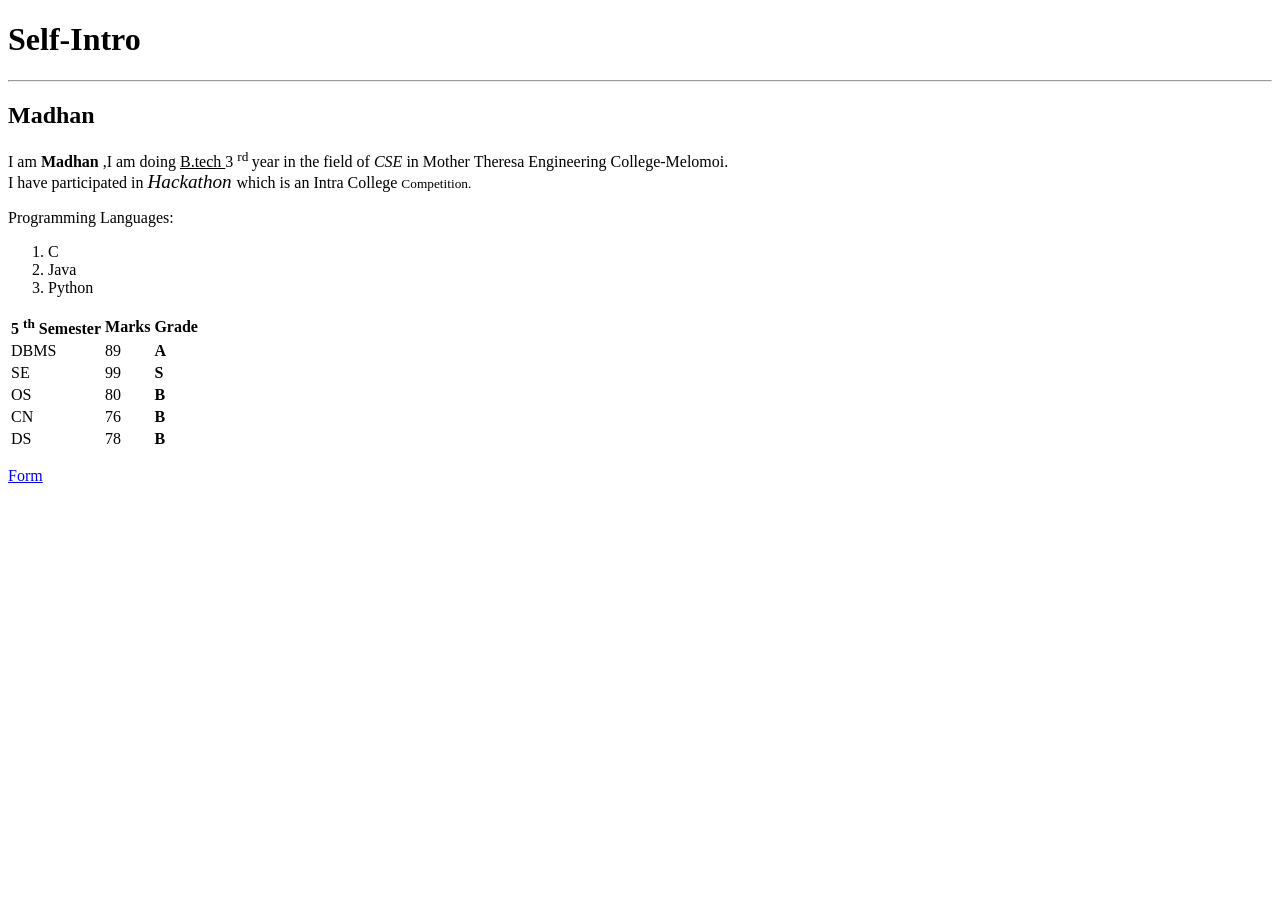
<file: index.html>
<!DOCTYPE html>
<html lang="en">
<head>
    <meta charset="UTF-8">
    <meta name="viewport" content="width=device-width, initial-scale=1.0">
    <title>Madhan</title>
    <a href="/style.css"></a>
</head>
<body>
    <h1>Self-Intro</h1>
    <hr>
    <h2>Madhan</h2>
    <p>I am <b> Madhan </b>,I am doing <u> B.tech </u> 3 <sup> rd </sup>year in the field of <i> CSE </i> in Mother Theresa Engineering College-Melomoi.
       <br> I have participated in <big> <i> Hackathon </i></big>which is an Intra College <small> Competition. </small> </p>
    <p>Programming Languages:
        <br>
        <ol>
        <li> C</li><li>Java</li><li>Python</li>
    </ol></p>
    <p>
        <table>
            <tr>
                <th>5 <sup>th</sup> Semester </th>
                <th>Marks</th>
                <th>Grade</th>
            </tr>
            <tr>
                <td>DBMS</td>
                <td>89</td>
                <td><b>A</b></td>
            </tr>
            <tr>
                <td>SE</td>
                <td>99</td>
                <td><b>S</b></td>
            </tr>
            <tr>
                <td>OS</td>
                <td>80</td>
                <td><b>B</b></td>
            </tr>
            <tr>
                <td>CN</td>
                <td>76</td>
                <td><b>B</b></td>
            </tr>
            <tr>
                <td>DS</td>
                <td>78</td>
                <td><b>B</b></td>
            </tr>
        </table>
    </p>
    <a href="/form.html" target="main">Form</a>
</body>
</html>
</file>
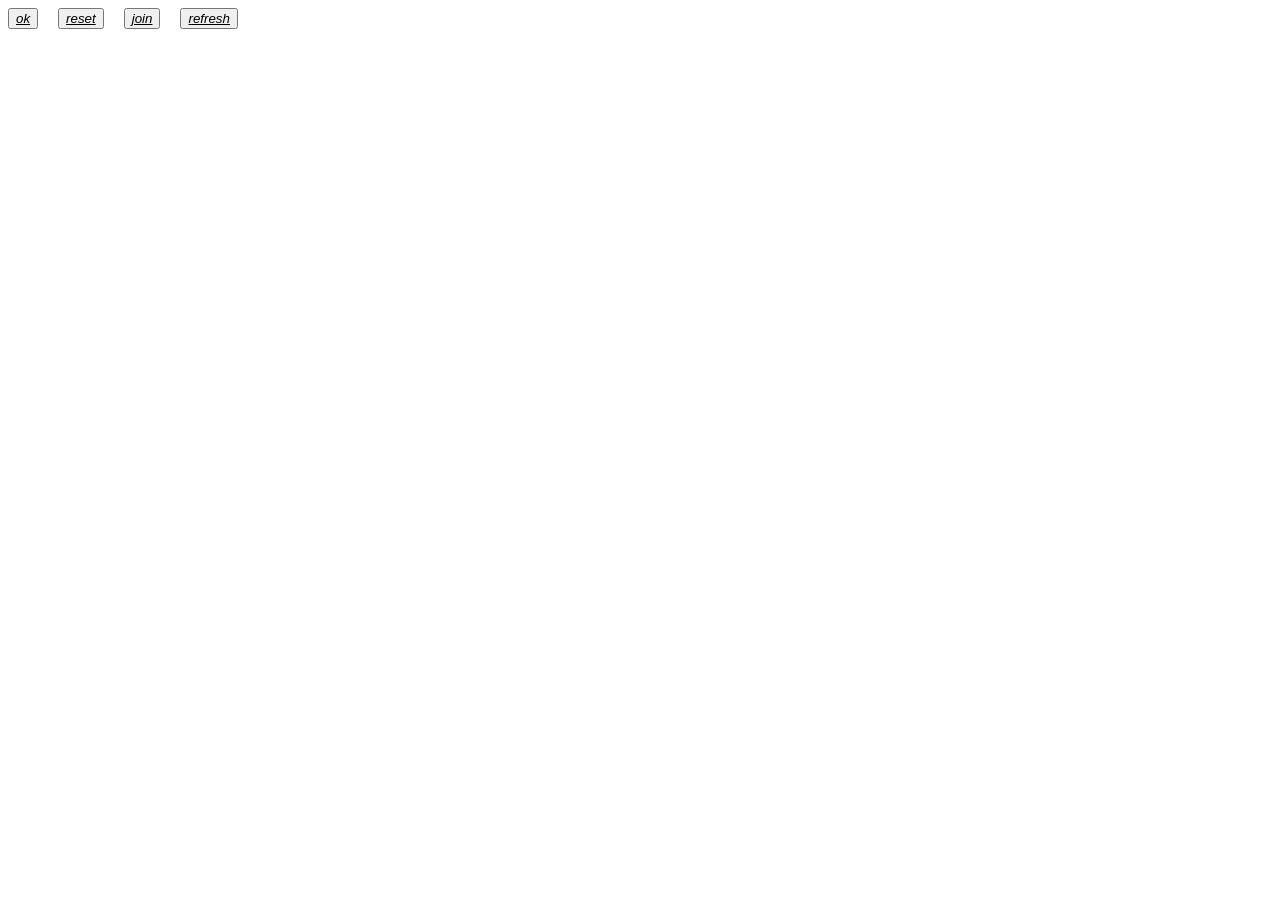
<file: blank.html>
<!DOCTYPE html>
<html lang="en">
<head>
    <meta charset="UTF-8">
    <meta name="viewport" content="width=device-width, initial-scale=1.0">
    <title>Document</title>
    <link rel="stylesheet" href="gardient.css">
</head>
<body>
   <b><button><u><i>
    ok
   </i></u></button></b>
    <b><button><u><i>
    reset
   </i></u></button></b>
    <b><button><u><i>
    join
   </i></u></button></b>
    <b><button><u><i>
    refresh
   </i></u></button></b>
</body>
</html>
</file>
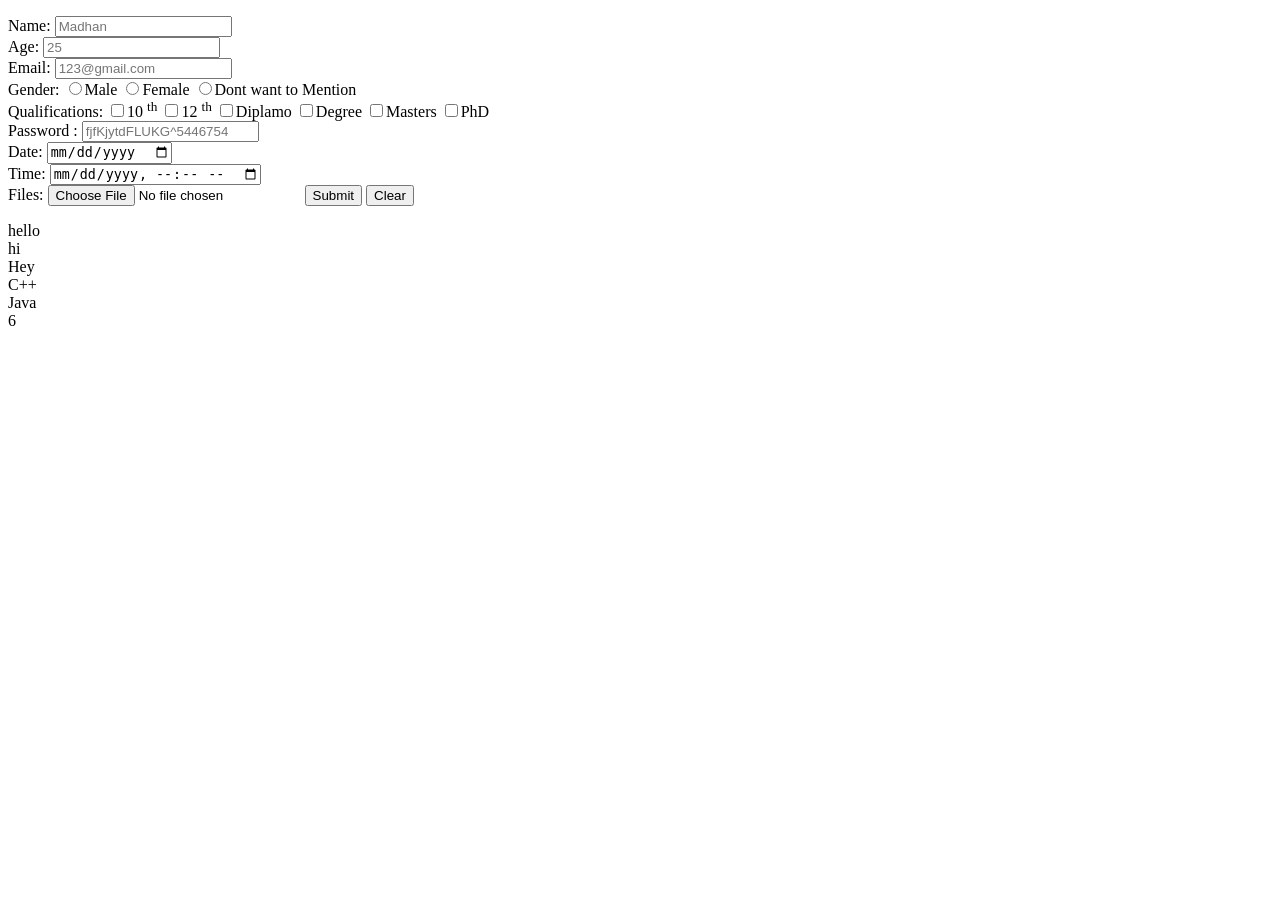
<file: form.html>
<!DOCTYPE html>
<html lang="en">
<head>
    <meta charset="UTF-8">
    <meta name="viewport" content="width=device-width, initial-scale=1.0">
    <title>Forms</title>
</head>
<body>
    <form>
        <p>
            Name: <input type="text" placeholder="Madhan"><br>
            Age: <input type="number" placeholder="25"><br>
            Email: <input type="mail" placeholder="123@gmail.com"><br>
            Gender: <input type="radio" name="gender" id="1">Male
            <input type="radio" name="gender" id="2">Female
            <input type="radio" name="gender" id="3">Dont want to Mention <br>
            Qualifications: <input type="checkbox" name="qualification" id="1">10 <sup>th</sup> 
            <input type="checkbox" name="qualification" id="2">12 <sup>th</sup>
            <input type="checkbox" name="qualification" id="6">Diplamo
            <input type="checkbox" name="qualification" id="3">Degree
            <input type="checkbox" name="qualification" id="4">Masters
            <input type="checkbox" name="qualification" id="5">PhD <br>
            Password : <input type="password" placeholder="fjfKjytdFLUKG^5446754"><br>
            Date: <input type="date"><br>
            Time: <input type="datetime-local">
            <br>
            Files: <input type="file">
            <button type="submit">Submit</button> <button type="reset">Clear</button>
        </p>
    </form>
    <header>hello</header>
    <div id="1">hi</div>
    <div id="2">Hey</div>
    <div class="CSE">C++</div>
    <label for="Name">Java</label>
    <footer>6</footer>
</body>
</html>
</file>
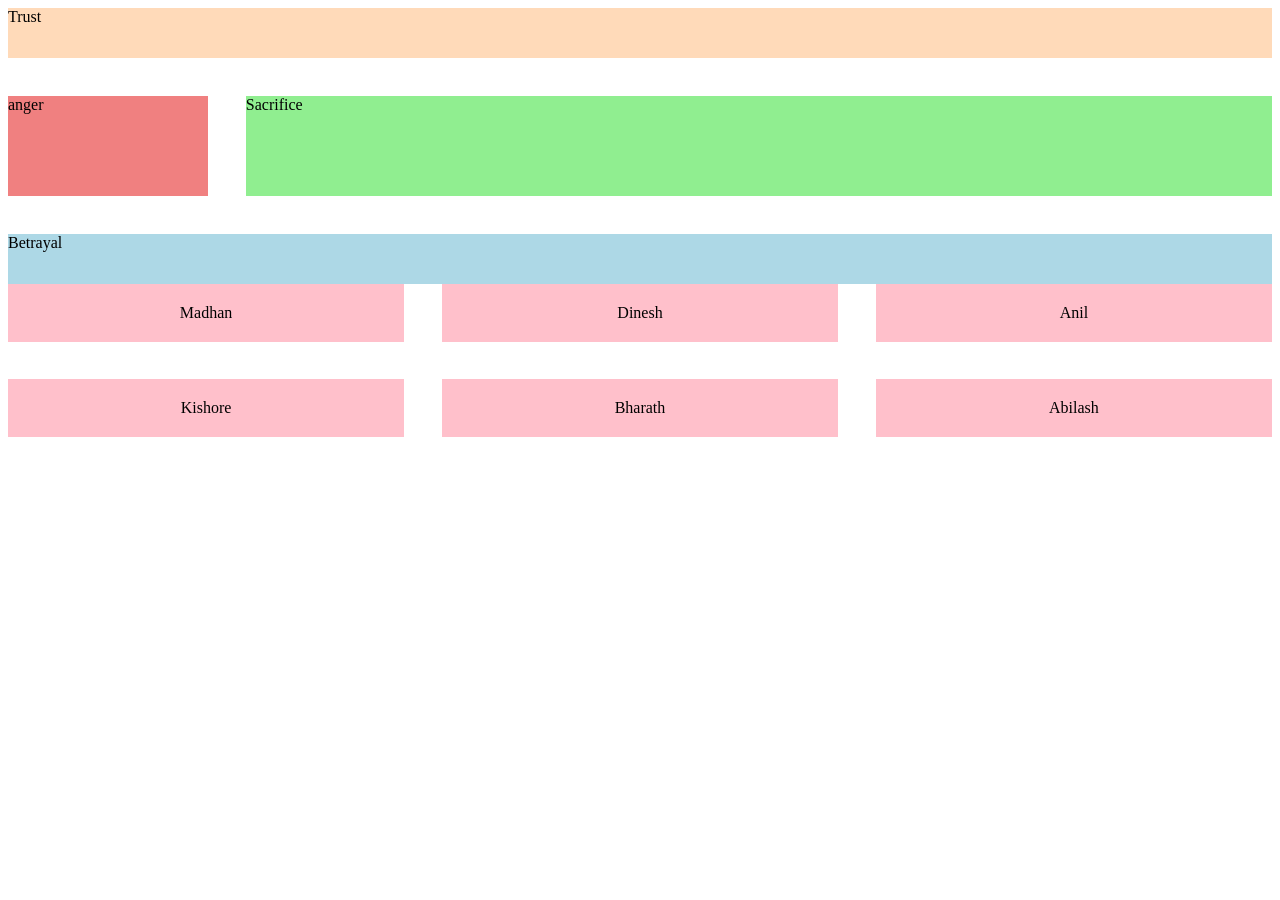
<file: grid.html>
<!DOCTYPE html>
<html lang="en">
<head>
    <meta charset="UTF-8">
    <meta name="viewport" content="width=device-width, initial-scale=1.0">
    <title>Grid</title>
    <link rel="stylesheet" href="grid.css">
</head>
<body>
    <div class="friends">
        <header>Trust</header>
        <aside>anger</aside>
        <main>Sacrifice</main>
        <footer>Betrayal</footer>    
    </div>
        
    <div class="grid">
        <div class="d1">Madhan</div>
        <div class="d1">Dinesh</div>
        <div class="d1">Anil</div>
        <div class="d1">Kishore</div>
        <div class="d1">Bharath</div>
        <div class="d1">Abilash</div>
    </div>
</body>
</html>
</file>
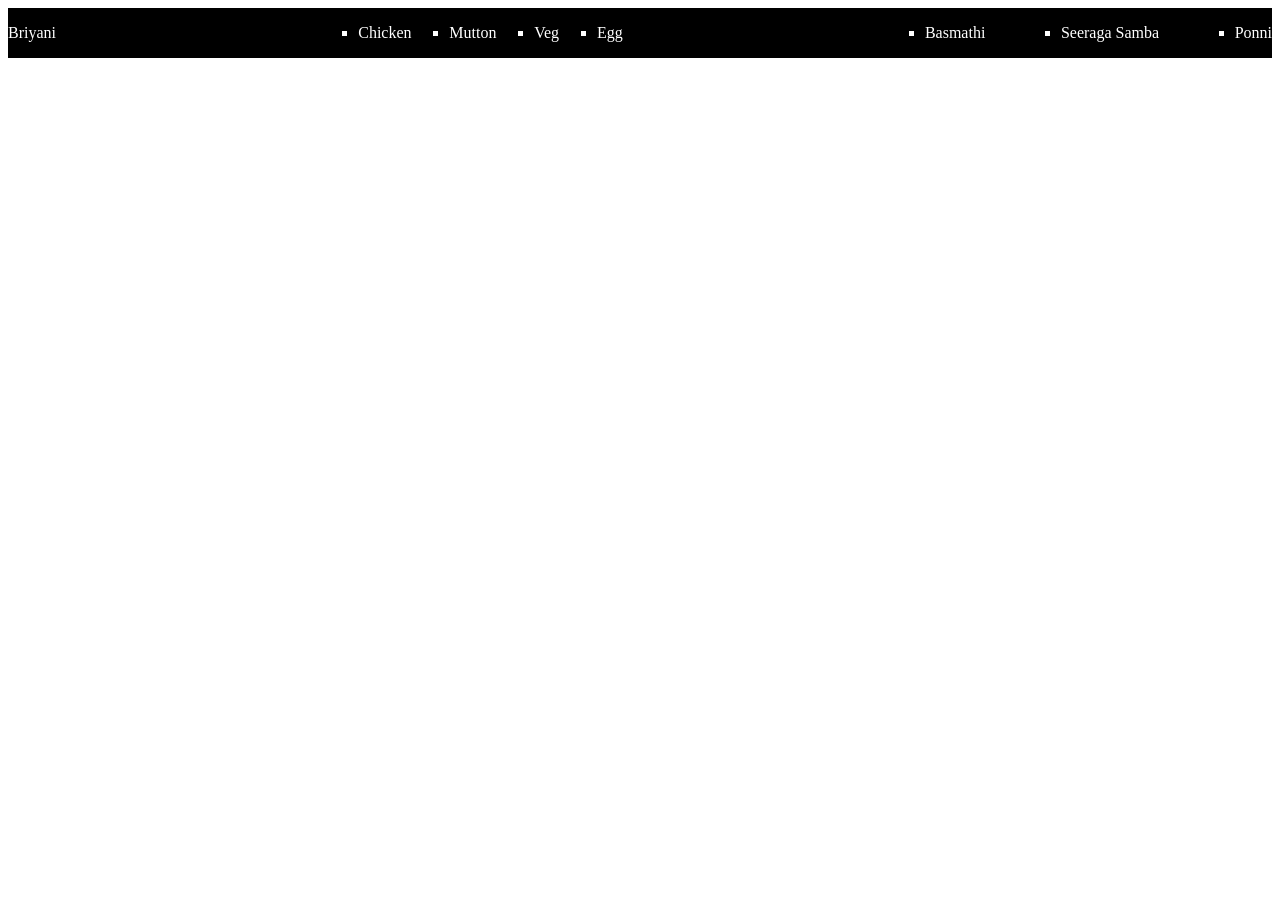
<file: navigation.html>
<!DOCTYPE html>
<html lang="en">
<head>
    <meta charset="UTF-8">
    <meta name="viewport" content="width=device-width, initial-scale=1.0">
    <title>Document</title>
    <link rel="stylesheet" href="flex.css">
</head>
<body>
    <nav>
        <div>
            Briyani
        </div>
        <ul class="meat">
            <li>Chicken</li>
            <li>Mutton</li>
            <li>Veg</li>
            <li>Egg</li>   
        </ul>
        <ul>
            <li>Basmathi</li><br>
            <li>Seeraga Samba</li><br>
            <li>Ponni</li>
        </ul>
    </nav>
</body>
</html>
</file>
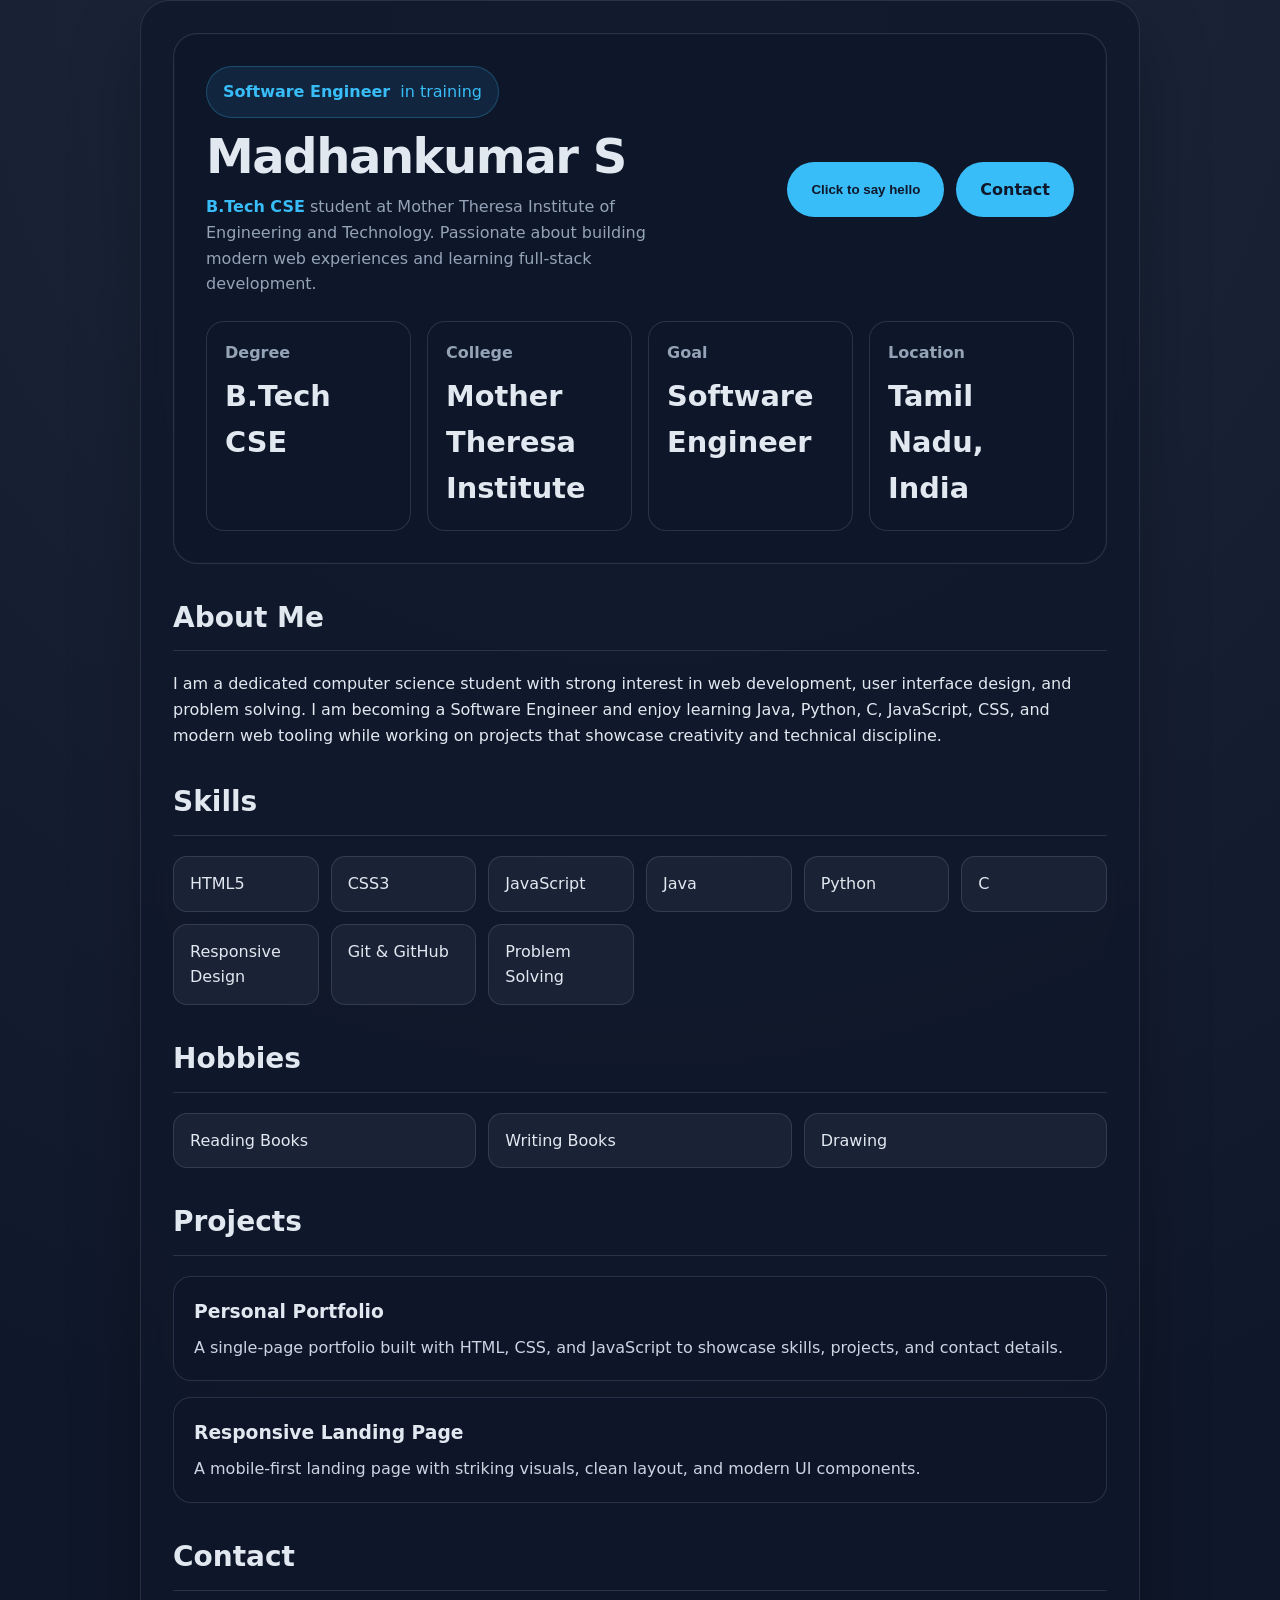
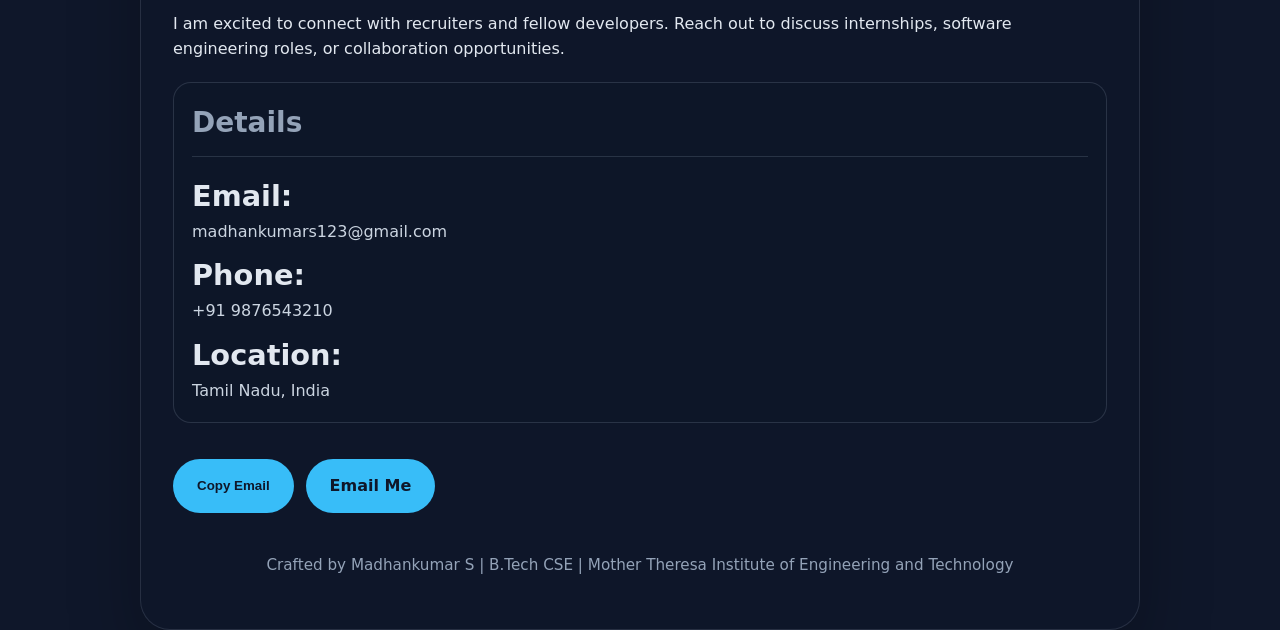
<file: webpage.html>
<!DOCTYPE html>
<html lang="en">
<head>
  <meta charset="UTF-8" />
  <meta name="viewport" content="width=device-width, initial-scale=1.0" />
  <title>Madhankumar S | Portfolio</title>
  <style>
    :root {
      --bg: #0f172a;
      --surface: #112240;
      --text: #e2e8f0;
      --accent: #38bdf8;
      --accent-strong: #60a5fa;
      --border: rgba(148, 163, 184, 0.2);
    }

    * {
      box-sizing: border-box;
      margin: 0;
      padding: 0;
    }

    body {
      font-family: Inter, system-ui, sans-serif;
      background: radial-gradient(circle at top, #1e293b 0%, #0f172a 65%);
      color: var(--text);
      line-height: 1.6;
      min-height: 100vh;
    }

    .page {
      max-width: 1000px;
      margin: 0 auto;
      padding: 32px;
      background: rgba(15, 23, 42, 0.75);
      border: 1px solid rgba(148, 163, 184, 0.18);
      border-radius: 30px;
      box-shadow: 0 30px 70px rgba(0, 0, 0, 0.25);
      backdrop-filter: blur(12px);
    }

    header {
      display: grid;
      gap: 24px;
      padding: 32px;
      border: 1px solid var(--border);
      border-radius: 24px;
      background: rgba(15, 23, 42, 0.96);
      box-shadow: inset 0 0 0 1px rgba(255, 255, 255, 0.02);
    }

    .brand {
      display: flex;
      justify-content: space-between;
      align-items: center;
      gap: 16px;
      flex-wrap: wrap;
    }

    .highlight {
      color: var(--accent);
      font-weight: 700;
    }

    .detail-list {
      display: grid;
      gap: 8px;
      color: #cbd5e1;
    }

    .detail-list strong {
      color: var(--text);
    }

    .brand h1 {
      font-size: clamp(2rem, 4vw, 3rem);
      letter-spacing: -0.03em;
    }

    .brand p {
      color: #94a3b8;
      max-width: 48ch;
    }

    .tagline {
      display: inline-flex;
      align-items: center;
      gap: 10px;
      padding: 0.75rem 1rem;
      border-radius: 999px;
      border: 1px solid rgba(56, 189, 248, 0.25);
      color: var(--accent);
      background: rgba(56, 189, 248, 0.1);
      width: fit-content;
    }

    .intro {
      display: grid;
      gap: 16px;
    }

    .intro p {
      max-width: 74ch;
    }

    .stats {
      display: grid;
      grid-template-columns: repeat(auto-fit, minmax(180px, 1fr));
      gap: 16px;
    }

    .card {
      padding: 18px;
      border-radius: 18px;
      border: 1px solid var(--border);
      background: rgba(15, 23, 42, 0.75);
    }

    .card h2 {
      font-size: 1rem;
      color: #94a3b8;
      margin-bottom: 8px;
    }

    .card strong {
      display: block;
      font-size: 1.8rem;
      color: var(--text);
    }

    .section {
      margin-top: 32px;
      display: grid;
      gap: 20px;
    }

    .section h2 {
      font-size: 1.75rem;
      border-bottom: 1px solid var(--border);
      padding-bottom: 10px;
    }

    .skills {
      display: grid;
      grid-template-columns: repeat(auto-fit, minmax(140px, 1fr));
      gap: 12px;
    }

    .skill {
      padding: 14px 16px;
      border-radius: 14px;
      border: 1px solid var(--border);
      background: rgba(148, 163, 184, 0.08);
      color: var(--text);
      transition: transform 0.2s ease, border-color 0.2s ease;
    }

    .skill:hover {
      transform: translateY(-2px);
      border-color: var(--accent);
    }

    .projects {
      display: grid;
      gap: 16px;
    }

    .project {
      padding: 20px;
      border-radius: 18px;
      border: 1px solid var(--border);
      background: rgba(15, 23, 42, 0.9);
    }

    .project h3 {
      margin-bottom: 8px;
    }

    .project p {
      color: #cbd5e1;
    }

    .buttons {
      display: flex;
      flex-wrap: wrap;
      gap: 12px;
      margin-top: 16px;
    }

    button,
    .link-button {
      border: none;
      border-radius: 999px;
      padding: 0.9rem 1.5rem;
      font-weight: 600;
      color: #0f172a;
      background: var(--accent);
      cursor: pointer;
      transition: transform 0.2s ease, box-shadow 0.2s ease;
      text-decoration: none;
      display: inline-flex;
      align-items: center;
      justify-content: center;
    }

    button:hover,
    .link-button:hover {
      transform: translateY(-2px);
      box-shadow: 0 18px 30px rgba(56, 189, 248, 0.18);
    }

    footer {
      margin: 40px 0 20px;
      text-align: center;
      font-size: 0.95rem;
      color: #94a3b8;
    }

    @media (max-width: 680px) {
      .page {
        padding: 18px;
      }
      header {
        padding: 24px;
      }
    }
  </style>
</head>
<body>
  <main class="page">
    <header>
      <div class="brand">
        <div>
          <div class="tagline"><span class="highlight">Software Engineer</span> in training</div>
          <h1>Madhankumar S</h1>
          <p>
            <span class="highlight">B.Tech CSE</span> student at Mother Theresa Institute of Engineering and Technology.
            Passionate about building modern web experiences and learning full-stack development.
          </p>
        </div>
        <div class="buttons">
          <button id="greetButton" type="button">Click to say hello</button>
          <a class="link-button" href="#contact">Contact</a>
        </div>
      </div>

      <div class="intro">
        <div class="stats">
          <div class="card">
            <h2>Degree</h2>
            <strong>B.Tech CSE</strong>
          </div>
          <div class="card">
            <h2>College</h2>
            <strong>Mother Theresa Institute</strong>
          </div>
          <div class="card">
            <h2>Goal</h2>
            <strong>Software Engineer</strong>
          </div>
          <div class="card">
            <h2>Location</h2>
            <strong>Tamil Nadu, India</strong>
          </div>
        </div>
      </div>
    </header>

    <section class="section" id="about">
      <h2>About Me</h2>
      <p>
        I am a dedicated computer science student with strong interest in web development, user interface
        design, and problem solving. I am becoming a Software Engineer and enjoy learning Java, Python, C,
        JavaScript, CSS, and modern web tooling while working on projects that showcase creativity and technical discipline.
      </p>
    </section>

    <section class="section" id="skills">
      <h2>Skills</h2>
      <div class="skills">
        <div class="skill">HTML5</div>
        <div class="skill">CSS3</div>
        <div class="skill">JavaScript</div>
        <div class="skill">Java</div>
        <div class="skill">Python</div>
        <div class="skill">C</div>
        <div class="skill">Responsive Design</div>
        <div class="skill">Git & GitHub</div>
        <div class="skill">Problem Solving</div>
      </div>
    </section>

    <section class="section" id="hobbies">
      <h2>Hobbies</h2>
      <div class="skills">
        <div class="skill">Reading Books</div>
        <div class="skill">Writing Books</div>
        <div class="skill">Drawing</div>
      </div>
    </section>

    <section class="section" id="projects">
      <h2>Projects</h2>
      <div class="projects">
        <article class="project">
          <h3>Personal Portfolio</h3>
          <p>A single-page portfolio built with HTML, CSS, and JavaScript to showcase skills, projects, and contact details.</p>
        </article>
        <article class="project">
          <h3>Responsive Landing Page</h3>
          <p>A mobile-first landing page with striking visuals, clean layout, and modern UI components.</p>
        </article>
      </div>
    </section>

    <section class="section" id="contact">
      <h2>Contact</h2>
      <p>
        I am excited to connect with recruiters and fellow developers. Reach out to discuss internships,
        software engineering roles, or collaboration opportunities.
      </p>
      <div class="card detail-list">
        <h2>Details</h2>
        <div><strong>Email:</strong> madhankumars123@gmail.com</div>
        <div><strong>Phone:</strong> +91 9876543210</div>
        <div><strong>Location:</strong> Tamil Nadu, India</div>
      </div>
      <div class="buttons">
        <button id="copyEmail" type="button">Copy Email</button>
        <a class="link-button" href="mailto:madhankumars123@gmail.com">Email Me</a>
      </div>
    </section>

    <footer>
      Crafted by Madhankumar S | B.Tech CSE | Mother Theresa Institute of Engineering and Technology
    </footer>
  </main>

  <script>
    const greetButton = document.getElementById('greetButton');
    const copyEmail = document.getElementById('copyEmail');

    greetButton.addEventListener('click', () => {
      alert('Hello! I am Madhankumar, a B.Tech CSE student becoming a Software Engineer.');
    });

    copyEmail.addEventListener('click', () => {
      const email = 'madhankumars123@gmail.com';
      navigator.clipboard.writeText(email).then(() => {
        alert('Email copied to clipboard: ' + email);
      }).catch(() => {
        alert('Could not copy email automatically. Please use the link to email me.');
      });
    });
  </script>
</body>
</html>
</file>
<file: gardient.css>
body{
    display:flex;
    flex-direction: row;
    flex-wrap: wrap;
    gap: 20px;
}
</file>
<file: grid.css>
.friends{
    display:grid;
    grid-template-columns: 200px 1fr;
    grid-template-rows: 50px 100px 50px;
    gap: 1cm;
}
header{
    grid-column: 1/3;
    background: peachpuff;
}

footer{
    grid-column: 1/3;
    background: lightblue;
}

main{
    background: lightgreen;
}
aside{
    background: lightcoral;
}
.grid{
    display: grid;
    grid-template-columns: repeat(3, 1fr);
    gap: 1cm;
}

.d1{
    background-color: pink;
    text-align: center;
    padding: 20px;
}
</file>
<file: flex.css>
nav{
    display: flex;
    justify-content: space-between;
    align-items: center;
    background: black;
    color: white;
}
meat{
    flex-direction: column;
    list-style: none;
}
ul{
    display: flex;
    gap: 1cm;
    list-style: square;
}
</file>
